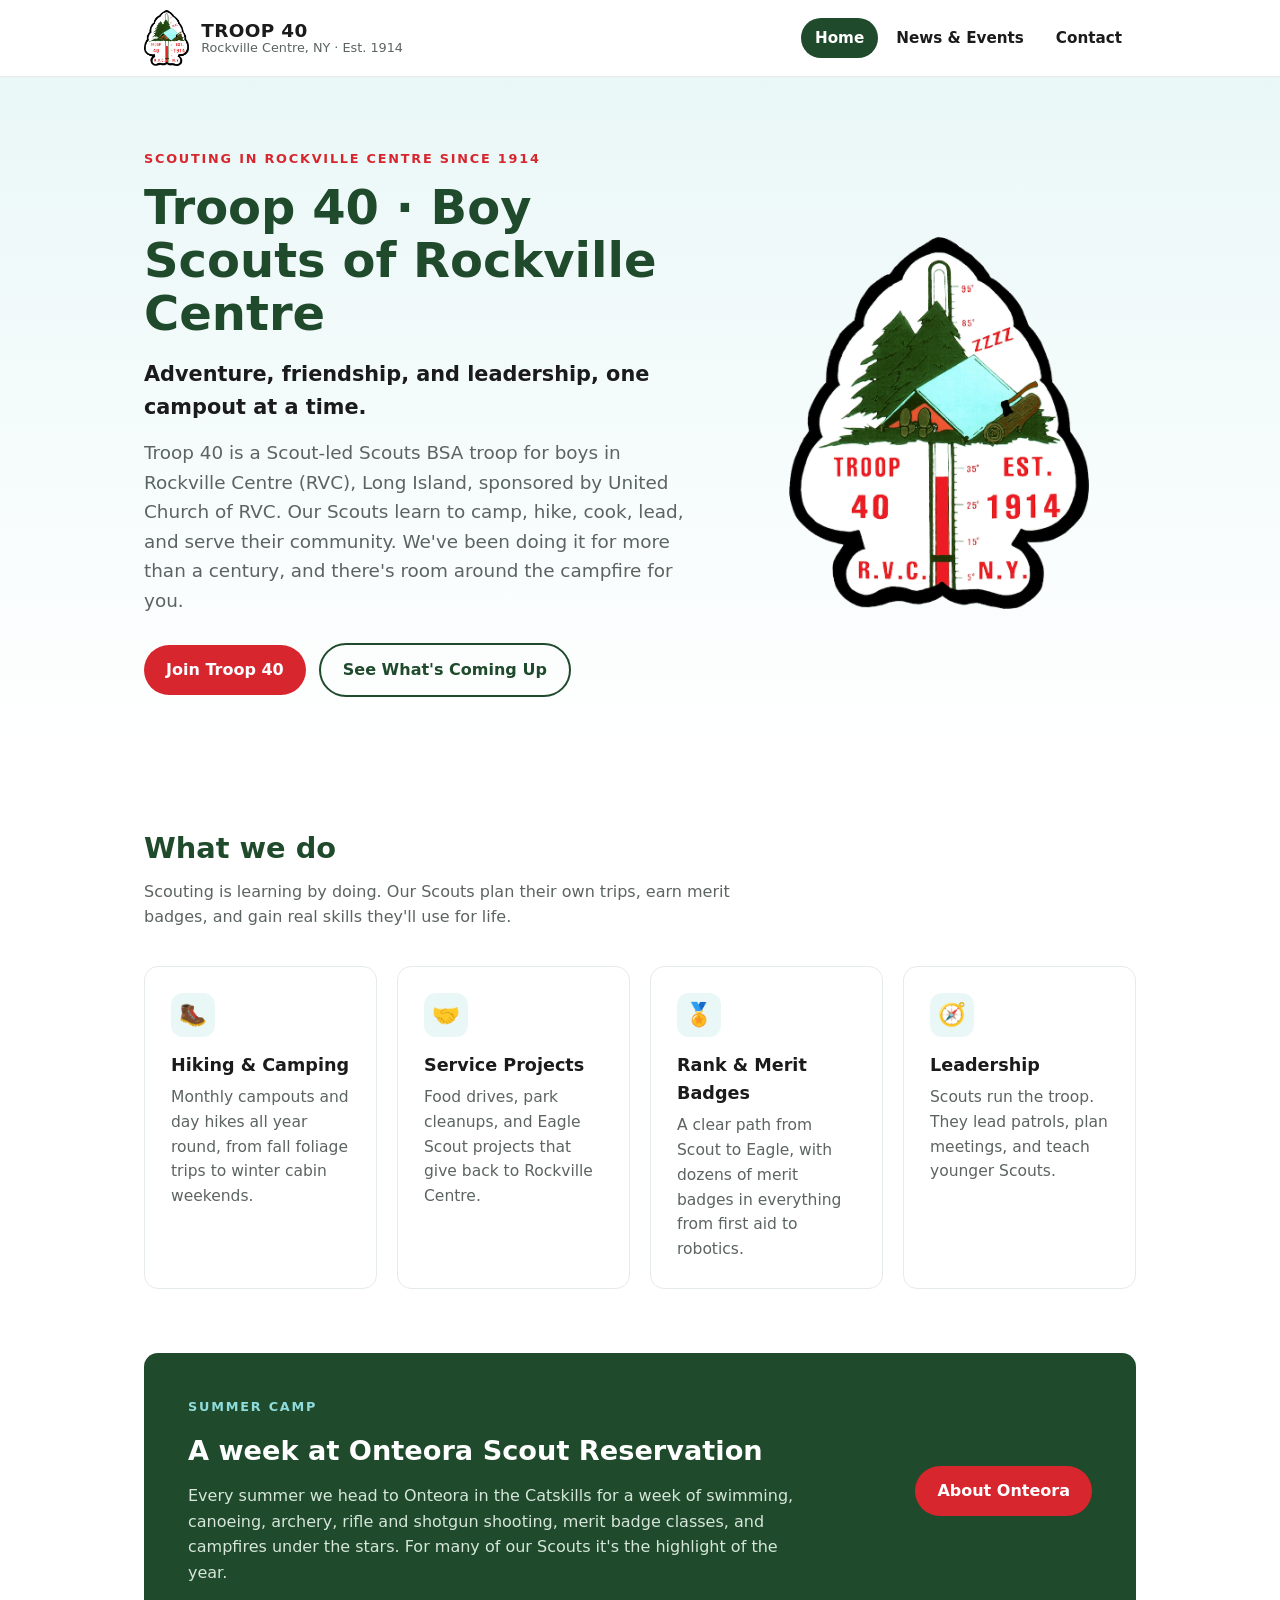
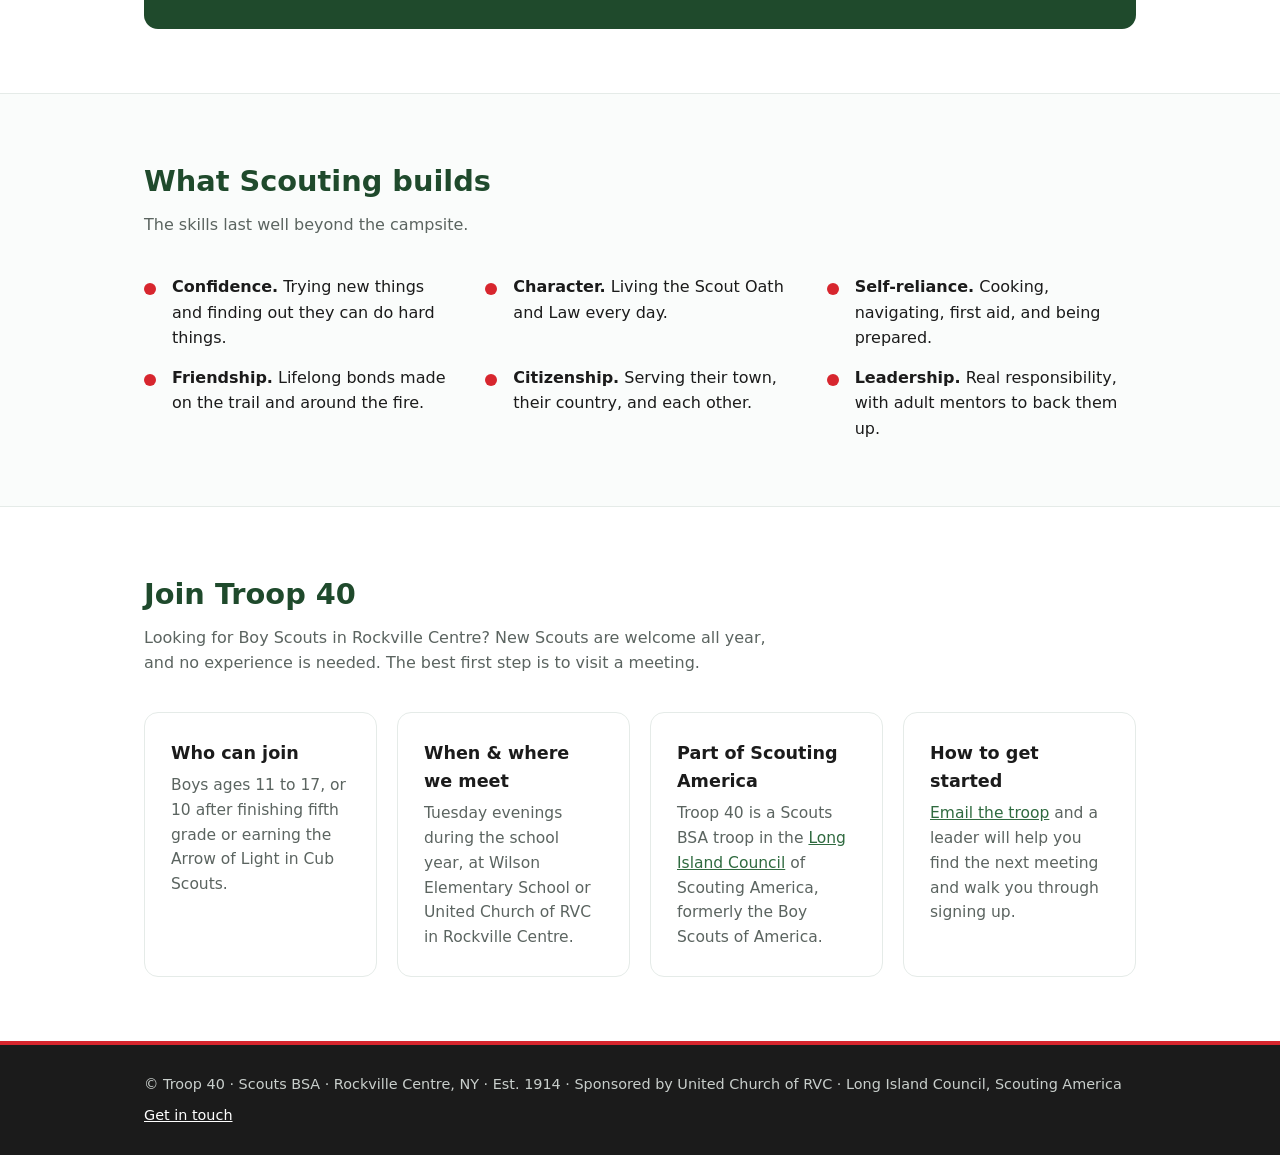
<file: docs/index.html>
<!DOCTYPE html>
<html lang="en">
<head>
  <!-- Google Analytics (GA4) -->
  <script async src="https://www.googletagmanager.com/gtag/js?id=G-KSK9N3DKMB"></script>
  <script>
    window.dataLayer = window.dataLayer || [];
    function gtag(){dataLayer.push(arguments);}
    gtag('js', new Date());
    gtag('config', 'G-KSK9N3DKMB');
  </script>
  <meta charset="utf-8">
  <meta name="viewport" content="width=device-width, initial-scale=1">
  <title>Troop 40 Boy Scouts | Rockville Centre (RVC), NY</title>
  <meta name="description" content="Troop 40 is the Boy Scout troop (Scouts BSA) for boys ages 11–17 in Rockville Centre (RVC), Long Island. Est. 1914. Camping, hiking, merit badges, and Eagle Scouts.">
  <link rel="canonical" href="https://kevin-reilly.github.io/troop40-website/">
  <link rel="icon" href="favicon.ico" sizes="any">
  <link rel="icon" type="image/png" sizes="32x32" href="images/favicon-32.png">
  <link rel="icon" type="image/png" sizes="192x192" href="images/favicon-192.png">
  <link rel="apple-touch-icon" href="images/apple-touch-icon.png">
  <meta property="og:type" content="website">
  <meta property="og:site_name" content="Troop 40 · Rockville Centre, NY">
  <meta property="og:title" content="Troop 40 Boy Scouts | Rockville Centre (RVC), NY">
  <meta property="og:description" content="The Boy Scout troop (Scouts BSA) for boys ages 11–17 in Rockville Centre, Long Island, since 1914. Camping, hiking, service, and summer camp at Onteora.">
  <meta property="og:url" content="https://kevin-reilly.github.io/troop40-website/">
  <meta property="og:image" content="https://kevin-reilly.github.io/troop40-website/images/logo.png">
  <link rel="stylesheet" href="styles.css">
  <script type="application/ld+json">
  {
    "@context": "https://schema.org",
    "@type": "Organization",
    "name": "Troop 40",
    "alternateName": ["Troop 40 RVC", "Boy Scout Troop 40 Rockville Centre", "Scouts BSA Troop 40"],
    "description": "Scouts BSA troop for boys ages 11 to 17 in Rockville Centre, New York, established in 1914.",
    "url": "https://kevin-reilly.github.io/troop40-website/",
    "logo": "https://kevin-reilly.github.io/troop40-website/images/logo.png",
    "foundingDate": "1914",
    "email": "RVCTroop40scouts@gmail.com",
    "address": {
      "@type": "PostalAddress",
      "addressLocality": "Rockville Centre",
      "addressRegion": "NY",
      "postalCode": "11570",
      "addressCountry": "US"
    },
    "areaServed": ["Rockville Centre, NY", "Nassau County, NY", "Long Island, NY"],
    "sponsor": { "@type": "Organization", "name": "United Church of RVC" },
    "memberOf": { "@type": "Organization", "name": "Long Island Council, Scouting America", "url": "https://scoutingli.org/" },
    "sameAs": ["https://www.facebook.com/groups/199059495469/"]
  }
  </script>
</head>
<body>

  <header class="site-header">
    <div class="container">
      <a class="brand" href="index.html">
        <img src="images/logo.png" alt="">
        <span class="brand-text">
          <span class="brand-name">TROOP 40</span>
          <span class="brand-sub">Rockville Centre, NY · Est. 1914</span>
        </span>
      </a>
      <nav class="nav" aria-label="Main">
        <a href="index.html" aria-current="page">Home</a>
        <a href="news.html">News &amp; Events</a>
        <a href="contact.html">Contact</a>
      </nav>
    </div>
  </header>

  <main>
    <section class="hero">
      <div class="container">
        <div>
          <p class="eyebrow">Scouting in Rockville Centre since 1914</p>
          <h1>Troop 40 · Boy Scouts of Rockville Centre</h1>
          <p class="tagline">Adventure, friendship, and leadership, one campout at a time.</p>
          <p class="lead">
            Troop 40 is a Scout-led Scouts BSA troop for boys in Rockville Centre
            (RVC), Long Island, sponsored by United Church of RVC. Our Scouts learn
            to camp, hike, cook, lead, and serve their community. We've been doing
            it for more than a century, and there's room around the campfire for you.
          </p>
          <a class="btn btn-primary" href="#join">Join Troop 40</a>
          <a class="btn btn-ghost" href="news.html">See What's Coming Up</a>
        </div>
        <img class="hero-logo" src="images/logo.png" alt="Troop 40 R.V.C. N.Y. arrowhead logo">
      </div>
    </section>

    <section>
      <div class="container">
        <h2 class="section-title">What we do</h2>
        <p class="section-intro">
          Scouting is learning by doing. Our Scouts plan their own trips, earn
          merit badges, and gain real skills they'll use for life.
        </p>
        <div class="cards">
          <div class="card">
            <div class="icon" aria-hidden="true">🥾</div>
            <h3>Hiking &amp; Camping</h3>
            <p>Monthly campouts and day hikes all year round, from fall foliage trips to winter cabin weekends.</p>
          </div>
          <div class="card">
            <div class="icon" aria-hidden="true">🤝</div>
            <h3>Service Projects</h3>
            <p>Food drives, park cleanups, and Eagle Scout projects that give back to Rockville Centre.</p>
          </div>
          <div class="card">
            <div class="icon" aria-hidden="true">🏅</div>
            <h3>Rank &amp; Merit Badges</h3>
            <p>A clear path from Scout to Eagle, with dozens of merit badges in everything from first aid to robotics.</p>
          </div>
          <div class="card">
            <div class="icon" aria-hidden="true">🧭</div>
            <h3>Leadership</h3>
            <p>Scouts run the troop. They lead patrols, plan meetings, and teach younger Scouts.</p>
          </div>
        </div>
      </div>
    </section>

    <section class="no-top-pad">
      <div class="container">
        <div class="feature">
          <div>
            <p class="eyebrow">Summer Camp</p>
            <h2>A week at Onteora Scout Reservation</h2>
            <p>
              Every summer we head to Onteora in the Catskills for a week of
              swimming, canoeing, archery, rifle and shotgun shooting, merit
              badge classes, and campfires under the stars. For many of our
              Scouts it's the highlight of the year.
            </p>
          </div>
          <a class="btn btn-primary" href="https://scoutingli.org/camping/onteora/" target="_blank" rel="noopener">About Onteora</a>
        </div>
      </div>
    </section>

    <section class="values">
      <div class="container">
        <h2 class="section-title">What Scouting builds</h2>
        <p class="section-intro">The skills last well beyond the campsite.</p>
        <ul>
          <li><strong>Confidence.</strong> Trying new things and finding out they can do hard things.</li>
          <li><strong>Character.</strong> Living the Scout Oath and Law every day.</li>
          <li><strong>Self-reliance.</strong> Cooking, navigating, first aid, and being prepared.</li>
          <li><strong>Friendship.</strong> Lifelong bonds made on the trail and around the fire.</li>
          <li><strong>Citizenship.</strong> Serving their town, their country, and each other.</li>
          <li><strong>Leadership.</strong> Real responsibility, with adult mentors to back them up.</li>
        </ul>
      </div>
    </section>

    <section id="join">
      <div class="container">
        <h2 class="section-title">Join Troop 40</h2>
        <p class="section-intro">
          Looking for Boy Scouts in Rockville Centre? New Scouts are welcome all
          year, and no experience is needed. The best first step is to visit a meeting.
        </p>
        <div class="cards">
          <div class="card">
            <h3>Who can join</h3>
            <p>Boys ages 11 to 17, or 10 after finishing fifth grade or earning the Arrow of Light in Cub Scouts.</p>
          </div>
          <div class="card">
            <h3>When &amp; where we meet</h3>
            <p>Tuesday evenings during the school year, at Wilson Elementary School or United Church of RVC in Rockville Centre.</p>
          </div>
          <div class="card">
            <h3>Part of Scouting America</h3>
            <p>Troop 40 is a Scouts BSA troop in the <a href="https://scoutingli.org/" target="_blank" rel="noopener">Long Island Council</a> of Scouting America, formerly the Boy Scouts of America.</p>
          </div>
          <div class="card">
            <h3>How to get started</h3>
            <p><a href="contact.html">Email the troop</a> and a leader will help you find the next meeting and walk you through signing up.</p>
          </div>
        </div>
      </div>
    </section>
  </main>

  <footer class="site-footer">
    <div class="container">
      <span>&copy; Troop 40 · Scouts BSA · Rockville Centre, NY · Est. 1914 · Sponsored by United Church of RVC · Long Island Council, Scouting America</span>
      <a href="contact.html">Get in touch</a>
    </div>
  </footer>

</body>
</html>
</file>
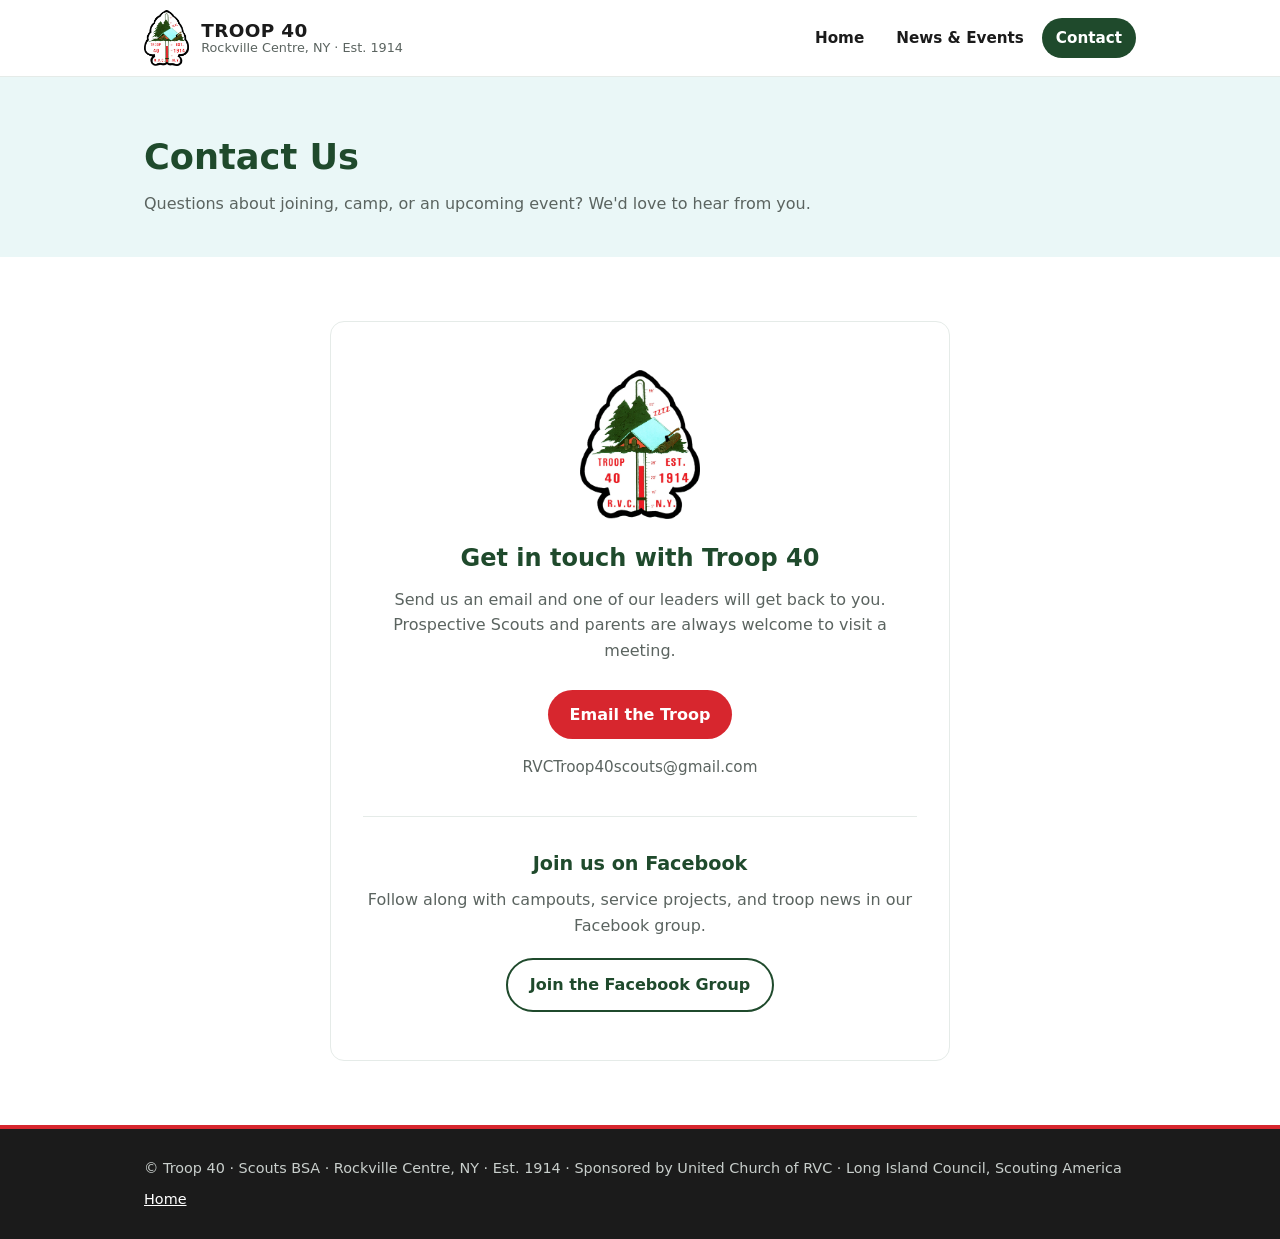
<file: docs/contact.html>
<!DOCTYPE html>
<html lang="en">
<head>
  <!-- Google Analytics (GA4) -->
  <script async src="https://www.googletagmanager.com/gtag/js?id=G-KSK9N3DKMB"></script>
  <script>
    window.dataLayer = window.dataLayer || [];
    function gtag(){dataLayer.push(arguments);}
    gtag('js', new Date());
    gtag('config', 'G-KSK9N3DKMB');
  </script>
  <meta charset="utf-8">
  <meta name="viewport" content="width=device-width, initial-scale=1">
  <title>Contact &amp; Join · Troop 40 Boy Scouts, Rockville Centre NY</title>
  <meta name="description" content="Contact Boy Scout Troop 40 of Rockville Centre (RVC), NY. Boys ages 11–17 and their parents are welcome to visit a Tuesday evening meeting.">
  <link rel="canonical" href="https://kevin-reilly.github.io/troop40-website/contact.html">
  <meta property="og:type" content="website">
  <meta property="og:site_name" content="Troop 40 · Rockville Centre, NY">
  <meta property="og:title" content="Contact &amp; Join · Troop 40 Boy Scouts, Rockville Centre NY">
  <meta property="og:url" content="https://kevin-reilly.github.io/troop40-website/contact.html">
  <meta property="og:description" content="Questions about joining, camp, or an upcoming event? Get in touch with Troop 40 of Rockville Centre, NY.">
  <meta property="og:image" content="https://kevin-reilly.github.io/troop40-website/images/logo.png">
  <link rel="icon" href="favicon.ico" sizes="any">
  <link rel="icon" type="image/png" sizes="32x32" href="images/favicon-32.png">
  <link rel="icon" type="image/png" sizes="192x192" href="images/favicon-192.png">
  <link rel="apple-touch-icon" href="images/apple-touch-icon.png">
  <link rel="stylesheet" href="styles.css">
</head>
<body>

  <header class="site-header">
    <div class="container">
      <a class="brand" href="index.html">
        <img src="images/logo.png" alt="">
        <span class="brand-text">
          <span class="brand-name">TROOP 40</span>
          <span class="brand-sub">Rockville Centre, NY · Est. 1914</span>
        </span>
      </a>
      <nav class="nav" aria-label="Main">
        <a href="index.html">Home</a>
        <a href="news.html">News &amp; Events</a>
        <a href="contact.html" aria-current="page">Contact</a>
      </nav>
    </div>
  </header>

  <main>
    <div class="page-header">
      <div class="container">
        <h1>Contact Us</h1>
        <p>Questions about joining, camp, or an upcoming event? We'd love to hear from you.</p>
      </div>
    </div>

    <section>
      <div class="container">
        <div class="contact-card">
          <img src="images/logo.png" alt="">
          <h2>Get in touch with Troop 40</h2>
          <p>
            Send us an email and one of our leaders will get back to you.
            Prospective Scouts and parents are always welcome to visit a meeting.
          </p>
          <a class="btn btn-primary" href="mailto:RVCTroop40scouts@gmail.com?subject=Troop%2040%20Inquiry">Email the Troop</a>
          <span class="email">RVCTroop40scouts@gmail.com</span>

          <div class="social">
            <h3>Join us on Facebook</h3>
            <p>Follow along with campouts, service projects, and troop news in our Facebook group.</p>
            <a class="btn btn-facebook" href="https://www.facebook.com/groups/199059495469/" target="_blank" rel="noopener">Join the Facebook Group</a>
          </div>
        </div>
      </div>
    </section>
  </main>

  <footer class="site-footer">
    <div class="container">
      <span>&copy; Troop 40 · Scouts BSA · Rockville Centre, NY · Est. 1914 · Sponsored by United Church of RVC · Long Island Council, Scouting America</span>
      <a href="index.html">Home</a>
    </div>
  </footer>

</body>
</html>
</file>
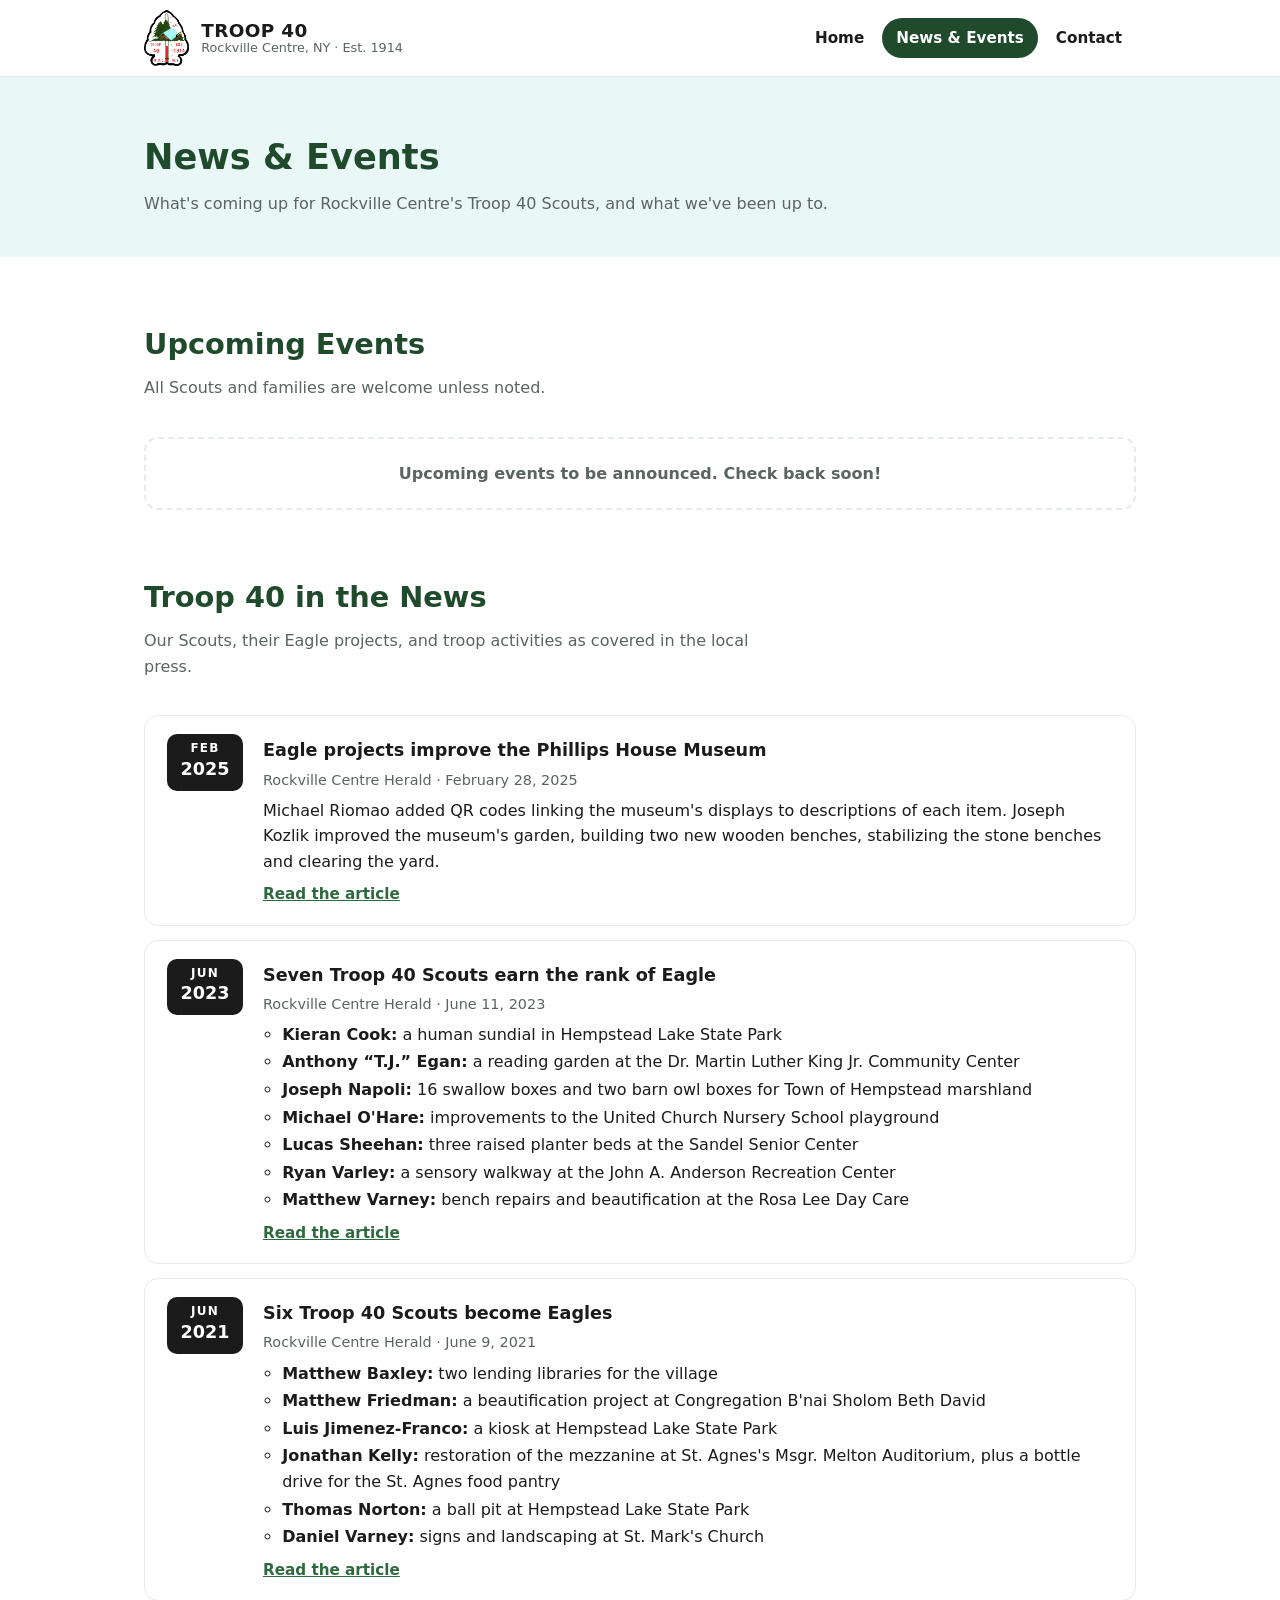
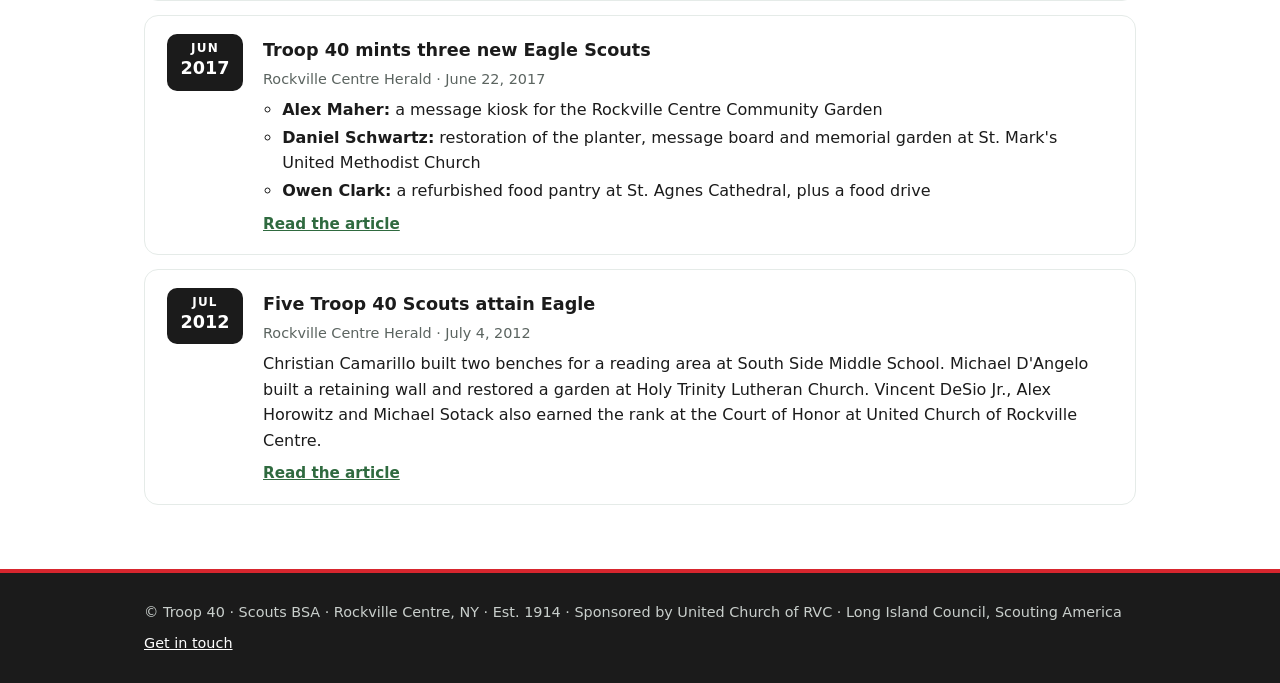
<file: docs/news.html>
<!DOCTYPE html>
<html lang="en">
<head>
  <!-- Google Analytics (GA4) -->
  <script async src="https://www.googletagmanager.com/gtag/js?id=G-KSK9N3DKMB"></script>
  <script>
    window.dataLayer = window.dataLayer || [];
    function gtag(){dataLayer.push(arguments);}
    gtag('js', new Date());
    gtag('config', 'G-KSK9N3DKMB');
  </script>
  <meta charset="utf-8">
  <meta name="viewport" content="width=device-width, initial-scale=1">
  <title>News &amp; Events · Troop 40 Boy Scouts, Rockville Centre NY</title>
  <meta name="description" content="Upcoming events and news from Boy Scout Troop 40 of Rockville Centre (RVC), NY: campouts, service projects, Eagle Scouts, and summer camp.">
  <link rel="canonical" href="https://kevin-reilly.github.io/troop40-website/news.html">
  <meta property="og:type" content="website">
  <meta property="og:site_name" content="Troop 40 · Rockville Centre, NY">
  <meta property="og:title" content="News &amp; Events · Troop 40 Boy Scouts, Rockville Centre NY">
  <meta property="og:url" content="https://kevin-reilly.github.io/troop40-website/news.html">
  <meta property="og:description" content="Upcoming events and recent news from Scout Troop 40 of Rockville Centre, NY.">
  <meta property="og:image" content="https://kevin-reilly.github.io/troop40-website/images/logo.png">
  <link rel="icon" href="favicon.ico" sizes="any">
  <link rel="icon" type="image/png" sizes="32x32" href="images/favicon-32.png">
  <link rel="icon" type="image/png" sizes="192x192" href="images/favicon-192.png">
  <link rel="apple-touch-icon" href="images/apple-touch-icon.png">
  <link rel="stylesheet" href="styles.css">
</head>
<body>

  <header class="site-header">
    <div class="container">
      <a class="brand" href="index.html">
        <img src="images/logo.png" alt="">
        <span class="brand-text">
          <span class="brand-name">TROOP 40</span>
          <span class="brand-sub">Rockville Centre, NY · Est. 1914</span>
        </span>
      </a>
      <nav class="nav" aria-label="Main">
        <a href="index.html">Home</a>
        <a href="news.html" aria-current="page">News &amp; Events</a>
        <a href="contact.html">Contact</a>
      </nav>
    </div>
  </header>

  <main>
    <div class="page-header">
      <div class="container">
        <h1>News &amp; Events</h1>
        <p>What's coming up for Rockville Centre's Troop 40 Scouts, and what we've been up to.</p>
      </div>
    </div>

    <section>
      <div class="container">
        <h2 class="section-title">Upcoming Events</h2>
        <p class="section-intro">All Scouts and families are welcome unless noted.</p>

        <!--
          HOW TO UPDATE: when there's an event to post, delete the "to be
          announced" note below, then uncomment the example list and edit it.
          Copy one <li class="event"> ... </li> block per event and change the
          month, day, title, details, and description. Remove events once
          they've passed.

        <ul class="event-list">
          <li class="event">
            <div class="date"><span class="m">Nov</span><span class="d">14</span></div>
            <div>
              <h3>Fall Campout</h3>
              <p class="meta">Sat–Sun · Location TBD</p>
              <p>Overnight campout focused on fire building and outdoor cooking. Sign-up sheet at the next meeting.</p>
            </div>
          </li>
        </ul>
        -->

        <p class="tba">Upcoming events to be announced. Check back soon!</p>
      </div>
    </section>

    <!--
      TROOP 40 IN THE NEWS: press coverage of any kind (Eagle Scouts, service,
      events). Newest first. Each entry is one <li class="event">.
      The date box shows month + year (publication date of the article).
    -->
    <section class="in-the-news no-top-pad">
      <div class="container">
        <h2 class="section-title">Troop 40 in the News</h2>
        <p class="section-intro">Our Scouts, their Eagle projects, and troop activities as covered in the local press.</p>

        <ul class="event-list">
          <li class="event">
            <div class="date"><span class="m">Feb</span><span class="y">2025</span></div>
            <div>
              <h3>Eagle projects improve the Phillips House Museum</h3>
              <p class="meta">Rockville Centre Herald · February 28, 2025</p>
              <p>Michael Riomao added QR codes linking the museum's displays to descriptions of each item. Joseph Kozlik improved the museum's garden, building two new wooden benches, stabilizing the stone benches and clearing the yard.</p>
              <p class="read-more"><a href="https://www.liherald.com/stories/eagle-scouts-projects,213407" target="_blank" rel="noopener">Read the article</a></p>
            </div>
          </li>
          <li class="event">
            <div class="date"><span class="m">Jun</span><span class="y">2023</span></div>
            <div>
              <h3>Seven Troop 40 Scouts earn the rank of Eagle</h3>
              <p class="meta">Rockville Centre Herald · June 11, 2023</p>
              <ul class="eagle-projects">
                <li><strong>Kieran Cook:</strong> a human sundial in Hempstead Lake State Park</li>
                <li><strong>Anthony &ldquo;T.J.&rdquo; Egan:</strong> a reading garden at the Dr. Martin Luther King Jr. Community Center</li>
                <li><strong>Joseph Napoli:</strong> 16 swallow boxes and two barn owl boxes for Town of Hempstead marshland</li>
                <li><strong>Michael O'Hare:</strong> improvements to the United Church Nursery School playground</li>
                <li><strong>Lucas Sheehan:</strong> three raised planter beds at the Sandel Senior Center</li>
                <li><strong>Ryan Varley:</strong> a sensory walkway at the John A. Anderson Recreation Center</li>
                <li><strong>Matthew Varney:</strong> bench repairs and beautification at the Rosa Lee Day Care</li>
              </ul>
              <p class="read-more"><a href="https://www.liherald.com/rockvillecentre/stories/rockville-centre-awards-11-scouts-eagle-rank,179924" target="_blank" rel="noopener">Read the article</a></p>
            </div>
          </li>
          <li class="event">
            <div class="date"><span class="m">Jun</span><span class="y">2021</span></div>
            <div>
              <h3>Six Troop 40 Scouts become Eagles</h3>
              <p class="meta">Rockville Centre Herald · June 9, 2021</p>
              <ul class="eagle-projects">
                <li><strong>Matthew Baxley:</strong> two lending libraries for the village</li>
                <li><strong>Matthew Friedman:</strong> a beautification project at Congregation B'nai Sholom Beth David</li>
                <li><strong>Luis Jimenez-Franco:</strong> a kiosk at Hempstead Lake State Park</li>
                <li><strong>Jonathan Kelly:</strong> restoration of the mezzanine at St. Agnes's Msgr. Melton Auditorium, plus a bottle drive for the St. Agnes food pantry</li>
                <li><strong>Thomas Norton:</strong> a ball pit at Hempstead Lake State Park</li>
                <li><strong>Daniel Varney:</strong> signs and landscaping at St. Mark's Church</li>
              </ul>
              <p class="read-more"><a href="https://www.liherald.com/stories/six-become-eagle-scouts-in-rockville-centre-ceremony,132840" target="_blank" rel="noopener">Read the article</a></p>
            </div>
          </li>
          <li class="event">
            <div class="date"><span class="m">Jun</span><span class="y">2017</span></div>
            <div>
              <h3>Troop 40 mints three new Eagle Scouts</h3>
              <p class="meta">Rockville Centre Herald · June 22, 2017</p>
              <ul class="eagle-projects">
                <li><strong>Alex Maher:</strong> a message kiosk for the Rockville Centre Community Garden</li>
                <li><strong>Daniel Schwartz:</strong> restoration of the planter, message board and memorial garden at St. Mark's United Methodist Church</li>
                <li><strong>Owen Clark:</strong> a refurbished food pantry at St. Agnes Cathedral, plus a food drive</li>
              </ul>
              <p class="read-more"><a href="https://www.liherald.com/stories/rvcs-troop-40-mints-three-new-eagle-scouts,93050" target="_blank" rel="noopener">Read the article</a></p>
            </div>
          </li>
          <li class="event">
            <div class="date"><span class="m">Jul</span><span class="y">2012</span></div>
            <div>
              <h3>Five Troop 40 Scouts attain Eagle</h3>
              <p class="meta">Rockville Centre Herald · July 4, 2012</p>
              <p>Christian Camarillo built two benches for a reading area at South Side Middle School. Michael D'Angelo built a retaining wall and restored a garden at Holy Trinity Lutheran Church. Vincent DeSio Jr., Alex Horowitz and Michael Sotack also earned the rank at the Court of Honor at United Church of Rockville Centre.</p>
              <p class="read-more"><a href="https://www.liherald.com/stories/five-rockville-centre-students-attain-boy-scouts-highest-honor,41911" target="_blank" rel="noopener">Read the article</a></p>
            </div>
          </li>
        </ul>
      </div>
    </section>
  </main>

  <footer class="site-footer">
    <div class="container">
      <span>&copy; Troop 40 · Scouts BSA · Rockville Centre, NY · Est. 1914 · Sponsored by United Church of RVC · Long Island Council, Scouting America</span>
      <a href="contact.html">Get in touch</a>
    </div>
  </footer>

</body>
</html>
</file>
<file: docs/styles.css>
/* Troop 40 — palette pulled from the troop logo */
:root {
  --red: #d7262e;        /* lettering & thermometer */
  --red-dark: #b01e25;
  --pine: #1f4a2c;       /* evergreen trees */
  --pine-light: #2f6a3f;
  --sky: #8fdcdc;        /* tent */
  --sky-soft: #eaf7f7;
  --ink: #1b1b1b;        /* arrowhead outline */
  --muted: #5b6460;
  --bg: #ffffff;
  --line: #e5ebe8;
  --radius: 14px;
  --max: 1040px;
}

* { box-sizing: border-box; }

html { scroll-behavior: smooth; }

body {
  margin: 0;
  font-family: system-ui, -apple-system, "Segoe UI", Roboto, sans-serif;
  color: var(--ink);
  background: var(--bg);
  line-height: 1.6;
  -webkit-font-smoothing: antialiased;
}

img { max-width: 100%; display: block; }
a { color: var(--pine-light); }

.container { max-width: var(--max); margin: 0 auto; padding: 0 24px; }

/* ---------- Header ---------- */
.site-header {
  border-bottom: 1px solid var(--line);
  background: #fff;
  position: sticky;
  top: 0;
  z-index: 10;
}
.site-header .container {
  display: flex;
  align-items: center;
  justify-content: space-between;
  gap: 16px;
  min-height: 76px;
}
.brand {
  display: flex;
  align-items: center;
  gap: 12px;
  text-decoration: none;
  color: var(--ink);
}
.brand img { height: 56px; width: auto; }
.brand-text { display: flex; flex-direction: column; line-height: 1.15; }
.brand-name { font-weight: 800; font-size: 1.15rem; letter-spacing: 0.02em; }
.brand-sub { font-size: 0.8rem; color: var(--muted); }

.nav { display: flex; gap: 4px; }
.nav a {
  text-decoration: none;
  color: var(--ink);
  font-weight: 600;
  font-size: 0.95rem;
  padding: 8px 14px;
  border-radius: 999px;
  transition: background 0.15s, color 0.15s;
}
.nav a:hover { background: var(--sky-soft); }
.nav a[aria-current="page"] { background: var(--pine); color: #fff; }

/* ---------- Hero ---------- */
.hero {
  background: linear-gradient(180deg, var(--sky-soft) 0%, #fff 100%);
  padding: 72px 0 64px;
}
.hero .container {
  display: grid;
  grid-template-columns: 1.4fr 1fr;
  gap: 48px;
  align-items: center;
}
.eyebrow {
  color: var(--red);
  font-weight: 700;
  font-size: 0.8rem;
  letter-spacing: 0.14em;
  text-transform: uppercase;
  margin: 0 0 12px;
}
.hero h1 {
  font-size: clamp(2rem, 4.5vw, 3rem);
  line-height: 1.1;
  margin: 0 0 18px;
  color: var(--pine);
}
.hero .tagline { font-size: 1.3rem; font-weight: 600; color: var(--ink); margin: 0 0 14px; max-width: 30em; }
.hero p.lead { font-size: 1.15rem; color: var(--muted); margin: 0 0 28px; max-width: 34em; }
.hero-logo { justify-self: center; max-width: 300px; }

.btn {
  display: inline-block;
  padding: 12px 22px;
  border-radius: 999px;
  font-weight: 700;
  text-decoration: none;
  transition: background 0.15s, transform 0.15s;
}
.btn:hover { transform: translateY(-1px); }
.btn-primary { background: var(--red); color: #fff; }
.btn-primary:hover { background: var(--red-dark); }
.btn-ghost { color: var(--pine); border: 2px solid var(--pine); margin-left: 8px; }
.btn-ghost:hover { background: var(--pine); color: #fff; }

/* ---------- Sections ---------- */
section { padding: 64px 0; }
.section-title { font-size: 1.8rem; color: var(--pine); margin: 0 0 8px; }
.section-intro { color: var(--muted); margin: 0 0 36px; max-width: 40em; }
.no-top-pad { padding-top: 0; }

.cards {
  display: grid;
  grid-template-columns: repeat(auto-fit, minmax(220px, 1fr));
  gap: 20px;
}
.card {
  border: 1px solid var(--line);
  border-radius: var(--radius);
  padding: 26px;
  background: #fff;
}
.card .icon {
  width: 44px; height: 44px;
  border-radius: 12px;
  display: grid; place-items: center;
  background: var(--sky-soft);
  font-size: 1.4rem;
  margin-bottom: 14px;
}
.card h3 { margin: 0 0 6px; font-size: 1.1rem; }
.card p { margin: 0; color: var(--muted); font-size: 0.97rem; }

.feature {
  background: var(--pine);
  color: #fff;
  border-radius: var(--radius);
  padding: 44px;
  display: grid;
  grid-template-columns: 1fr auto;
  gap: 32px;
  align-items: center;
}
.feature h2 { margin: 0 0 10px; font-size: 1.7rem; }
.feature p { margin: 0; color: #d6e6db; max-width: 38em; }
.feature .eyebrow { color: var(--sky); margin: 0 0 12px; }
.feature .btn-primary { white-space: nowrap; }

.values { background: #fafcfb; border-top: 1px solid var(--line); border-bottom: 1px solid var(--line); }
.values ul { list-style: none; padding: 0; margin: 0; display: grid; grid-template-columns: repeat(auto-fit, minmax(260px, 1fr)); gap: 14px 32px; }
.values li { padding-left: 28px; position: relative; }
.values li::before {
  content: "";
  position: absolute; left: 0; top: 0.55em;
  width: 12px; height: 12px; border-radius: 50%;
  background: var(--red);
}

/* ---------- Page header (inner pages) ---------- */
.page-header { background: var(--sky-soft); padding: 52px 0 40px; }
.page-header h1 { margin: 0 0 6px; color: var(--pine); font-size: 2.2rem; }
.page-header p { margin: 0; color: var(--muted); }

/* ---------- Events ---------- */
.event-list { list-style: none; margin: 0; padding: 0; display: grid; gap: 14px; }
.event {
  display: grid;
  grid-template-columns: 76px 1fr;
  gap: 20px;
  align-items: start;
  border: 1px solid var(--line);
  border-radius: var(--radius);
  padding: 18px 22px;
}
.date {
  text-align: center;
  border-radius: 10px;
  background: var(--red);
  color: #fff;
  padding: 8px 0;
  line-height: 1.1;
}
.date .m { display: block; font-size: 0.75rem; font-weight: 700; letter-spacing: 0.1em; text-transform: uppercase; }
.date .d { display: block; font-size: 1.6rem; font-weight: 800; }
.event h3 { margin: 2px 0 4px; font-size: 1.1rem; }
.event .meta { color: var(--muted); font-size: 0.9rem; margin: 0 0 6px; }
.event p { margin: 0; }

.tba {
  margin: 0;
  padding: 22px;
  text-align: center;
  color: var(--muted);
  font-weight: 600;
  border: 2px dashed var(--line);
  border-radius: var(--radius);
}

/* Troop 40 in the News: date box shows month + year */
.in-the-news .event .date { background: var(--ink); }
.date .y { display: block; font-size: 1.1rem; font-weight: 800; padding: 4px 0; }
.eagle-projects { margin: 0 0 6px; padding-left: 1.2em; }
.eagle-projects li { margin-bottom: 2px; }
.event .read-more { margin-top: 8px; font-weight: 600; font-size: 0.95rem; }

/* ---------- Contact ---------- */
.contact-card {
  max-width: 620px;
  margin: 0 auto;
  text-align: center;
  border: 1px solid var(--line);
  border-radius: var(--radius);
  padding: 48px 32px;
}
.contact-card img { width: 120px; margin: 0 auto 20px; }
.contact-card h2 { margin: 0 0 10px; color: var(--pine); }
.contact-card p { color: var(--muted); margin: 0 0 26px; }
.email { display: block; margin-top: 16px; color: var(--muted); font-size: 0.95rem; }
.social { margin-top: 36px; padding-top: 32px; border-top: 1px solid var(--line); }
.social h3 { margin: 0 0 8px; color: var(--pine); font-size: 1.2rem; }
.contact-card .social p { margin: 0 0 20px; }
.btn-facebook { color: var(--pine); border: 2px solid var(--pine); }
.btn-facebook:hover { background: var(--pine); color: #fff; }

/* ---------- Footer ---------- */
.site-footer {
  border-top: 4px solid var(--red);
  background: var(--ink);
  color: #c9cfcc;
  padding: 28px 0;
  font-size: 0.9rem;
}
.site-footer .container { display: flex; justify-content: space-between; flex-wrap: wrap; gap: 8px; }
.site-footer a { color: #fff; }

/* ---------- Responsive ---------- */
@media (max-width: 760px) {
  .site-header { position: static; }
  .site-header .container { flex-direction: column; padding-top: 12px; padding-bottom: 12px; }
  .hero { padding: 48px 0; }
  .hero .container { grid-template-columns: 1fr; text-align: center; }
  .hero p.lead, .hero .tagline { margin-left: auto; margin-right: auto; }
  .hero-logo { max-width: 200px; grid-row: 1; }
  .btn-ghost { margin-left: 0; margin-top: 10px; }
  .feature { grid-template-columns: 1fr; padding: 32px; }
}
</file>
